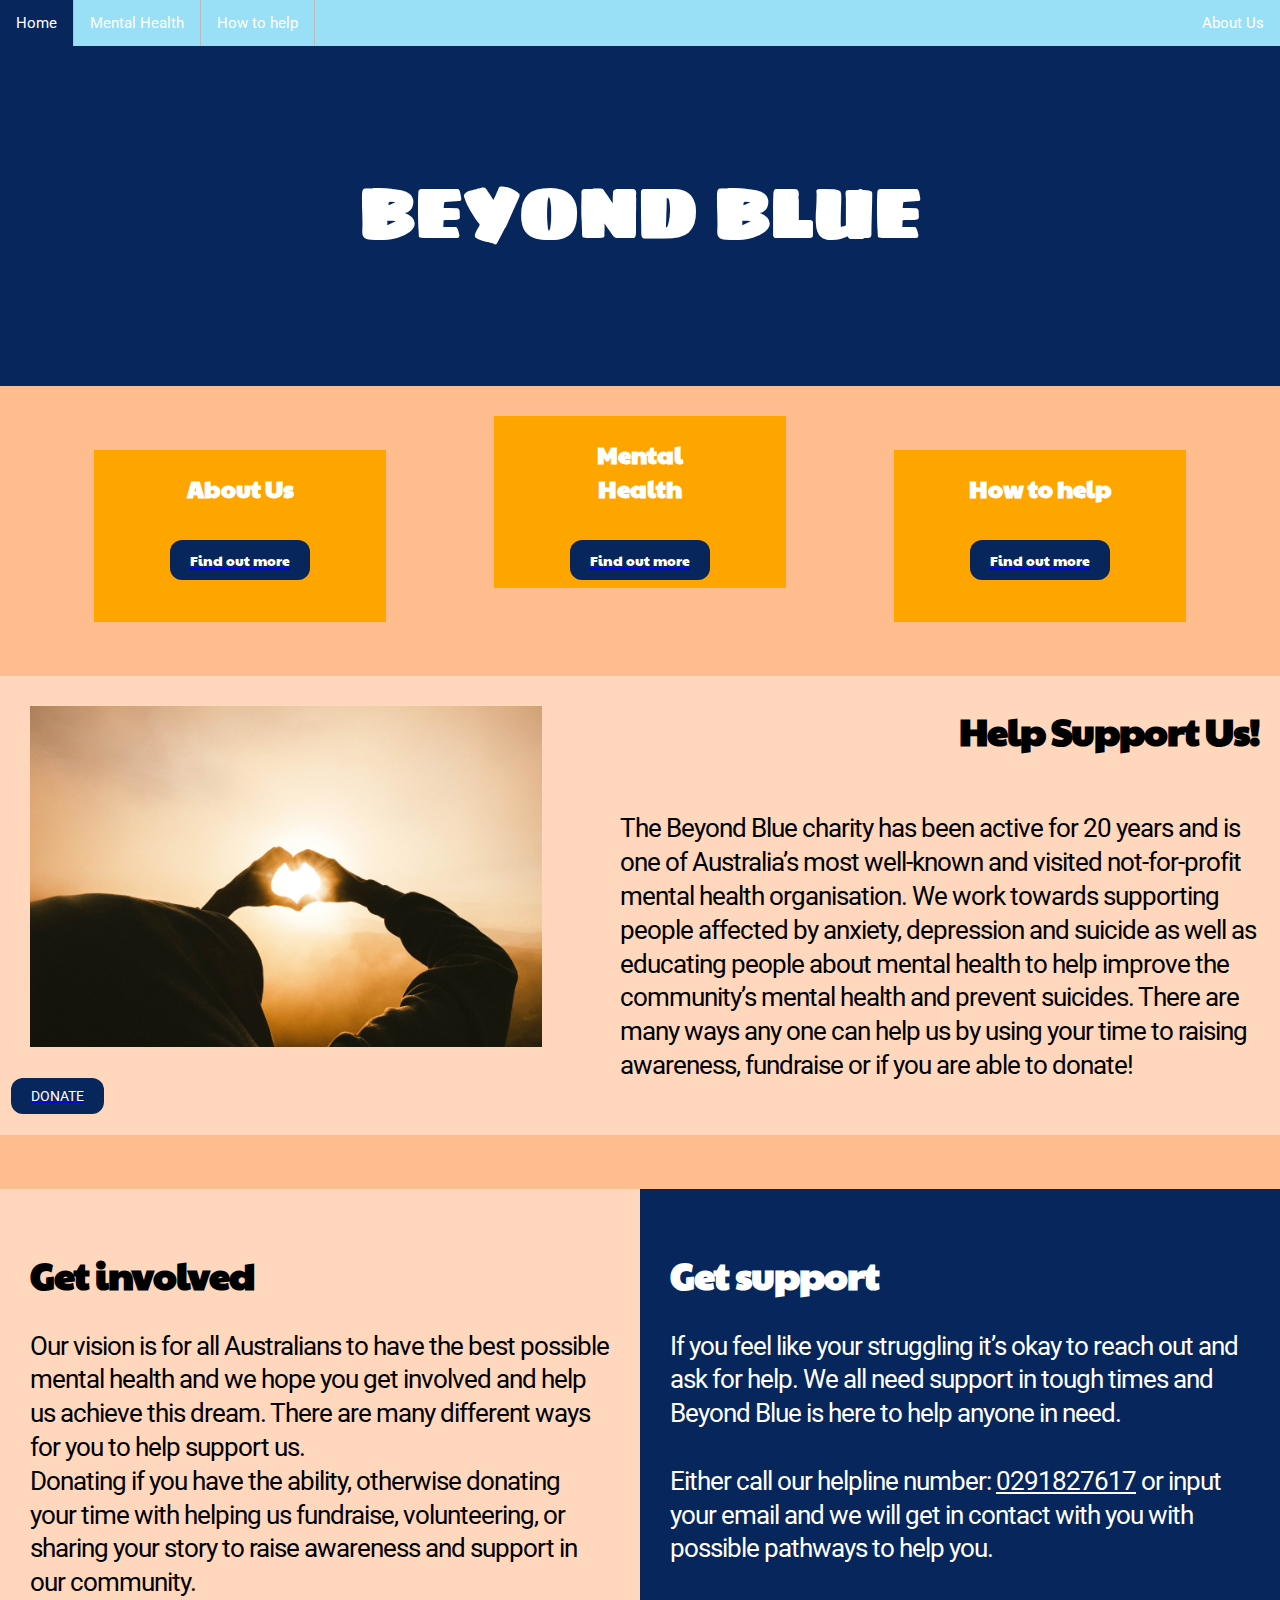
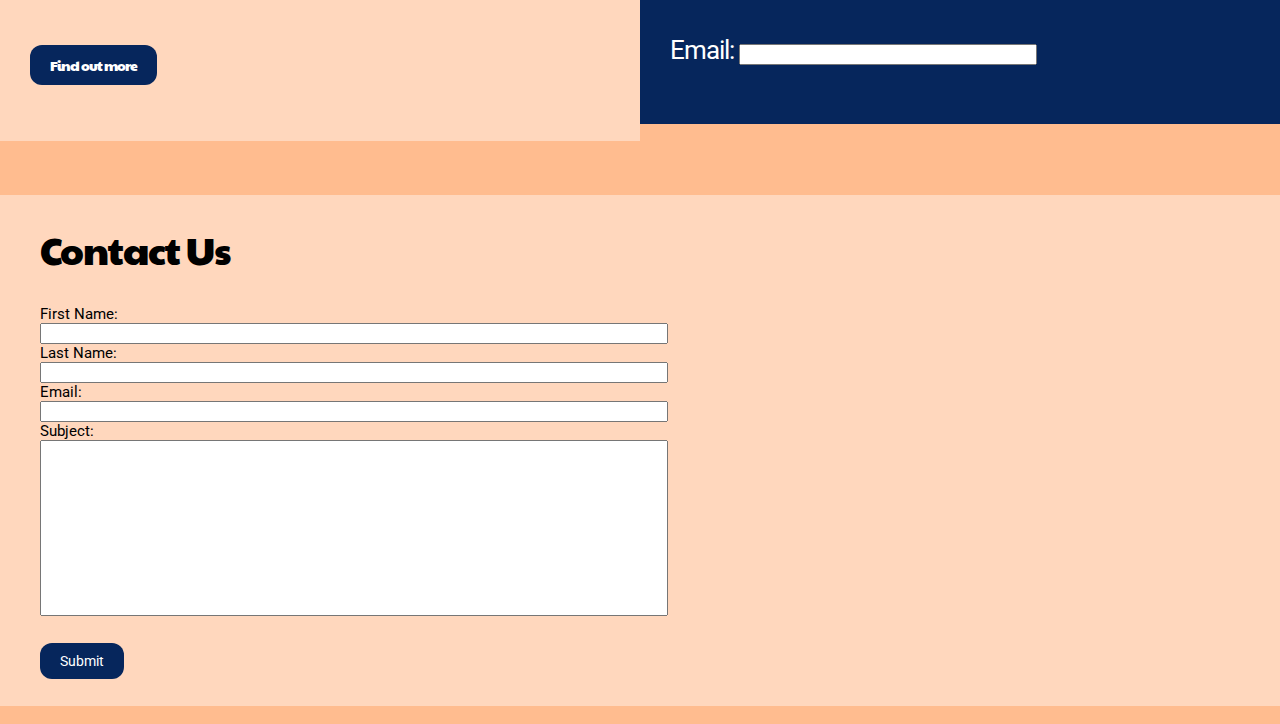
<file: index.html>
<!DOCTYPE html>
<html>

<head>
	<meta charset="utf-8">
	<meta name="viewport" content="width=device-width">
	<title>repl.it</title>
	<link href="style.css" rel="stylesheet" type="text/css" />
<link rel="preconnect" href="https://fonts.gstatic.com">
<link href="https://fonts.googleapis.com/css2?family=Luckiest+Guy&family=Paytone+One&family=Roboto:wght@300&family=Sigmar+One&display=swap" rel="stylesheet">

</head>

<body>

	<script src="script.js">

	</script>

	<!-- Navigation bar up the top -->
	<nav>
		<ul>
			<li><a class="active" href="index.html">Home</a></li>
			<li><a href="mentalhealth.html">Mental Health</a></li>
			<li><a href="howtohelp.html">How to help</a></li>
			<li style="float:right"><a href="aboutus.html">About Us</a></li>
		</ul>
	</nav>

	<header>
		<h1><br><b>BEYOND BLUE</b><br><br></h1>
	</header>

	<!-- 3 intro boxes-->
	<div class="center">
		<box class="b">About Us<br><br><a href="aboutus.html"><homebutton>Find out more</homebutton></a></li></box> <box class="a"></box> <box class="b">Mental Health<br><br><a href="aboutus.html"><homebutton>Find out more</homebutton></a></box> <box class="a"></box> <box class="b">How to help<br><br><a href="aboutus.html"><homebutton>Find out more</homebutton></a></box>
    
  </div><br><br><br>

  <!-- Section  Help support us-->
  <div class="center" style="background-color: rgb(255, 215, 189);">
    <img src="images/hearthands.jpg" class="leftimage" width="60%">
    <h2 class="righttext"><b>Help Support Us!</b></h2> <h3 class="righttext">The Beyond Blue charity has been active for 20 years and is one of Australia’s most well-known and visited not-for-profit mental health organisation. We work towards supporting people affected by anxiety, depression and suicide as well as educating people about mental health to help improve the community’s mental health and prevent suicides. 
There are many ways any one can help us by using your time to raising awareness, fundraise or if you are able to donate!
</h3><br><br><a href="howtohelp.html" class="rightbutton"><homebutton>DONATE</homebutton></a>  <br><br><br><br>

  </div><br><br><br>

  
  <!-- Two column Section-->
  <div class="row">
    <div class="column" style="background-color: rgb(255, 215, 189);">
      <h2><b>Get involved</b></h2>
      <h3>Our vision is for all Australians to have the best possible mental health and we hope you get involved and help us achieve this dream. There are many different ways for you to help support us. <br>Donating if you have the ability, otherwise donating your time with helping us fundraise, volunteering, or sharing your story to raise awareness and support in our community.<h2 href="aboutus.html"><homebutton>Find out more</homebutton></h2></box> </h3>
    </div>
  <div class="column" style="background-color: rgb(6, 38, 92); color: white;">
    <h2><b>Get support</b></h2>
    <h3>If you feel like your struggling it’s okay to reach out and ask for help. We all need support in tough times and Beyond Blue is here to help anyone in need. <br><br>Either call our helpline number: <u>0291827617</u> or input your email and we will get in contact with you with possible pathways to help you. <br><br><br><form>
  <label for="email">Email:</label>
  <input type="text" id="email" name="email">
</form></h3>
  </div>
  </div><br><br><br>

  <!-- Contact us section -->

  <div class="textside" style="background-color: rgb(255, 215, 189);">
    <h2>Contact Us</h2>
    <form><label for="fname">First Name:<br></label>
    <input type="text" id="fname" name="fname"><br>
    <form><label for="lname">Last Name:<br></label>
    <input type="text" id="lname" name="lname"><br>
    <form><label for="email">Email:<br></label>
    <input type="text" id="email" name="email"><br>
    <form><label for="subject">Subject:<br></label>
    <input type="text" id="subject" name="subject" style="height:170px"><br><br><br>
    <homebutton>Submit</homebutton><br><br><br>
  </div><br>

  </body>

</html>
</file>
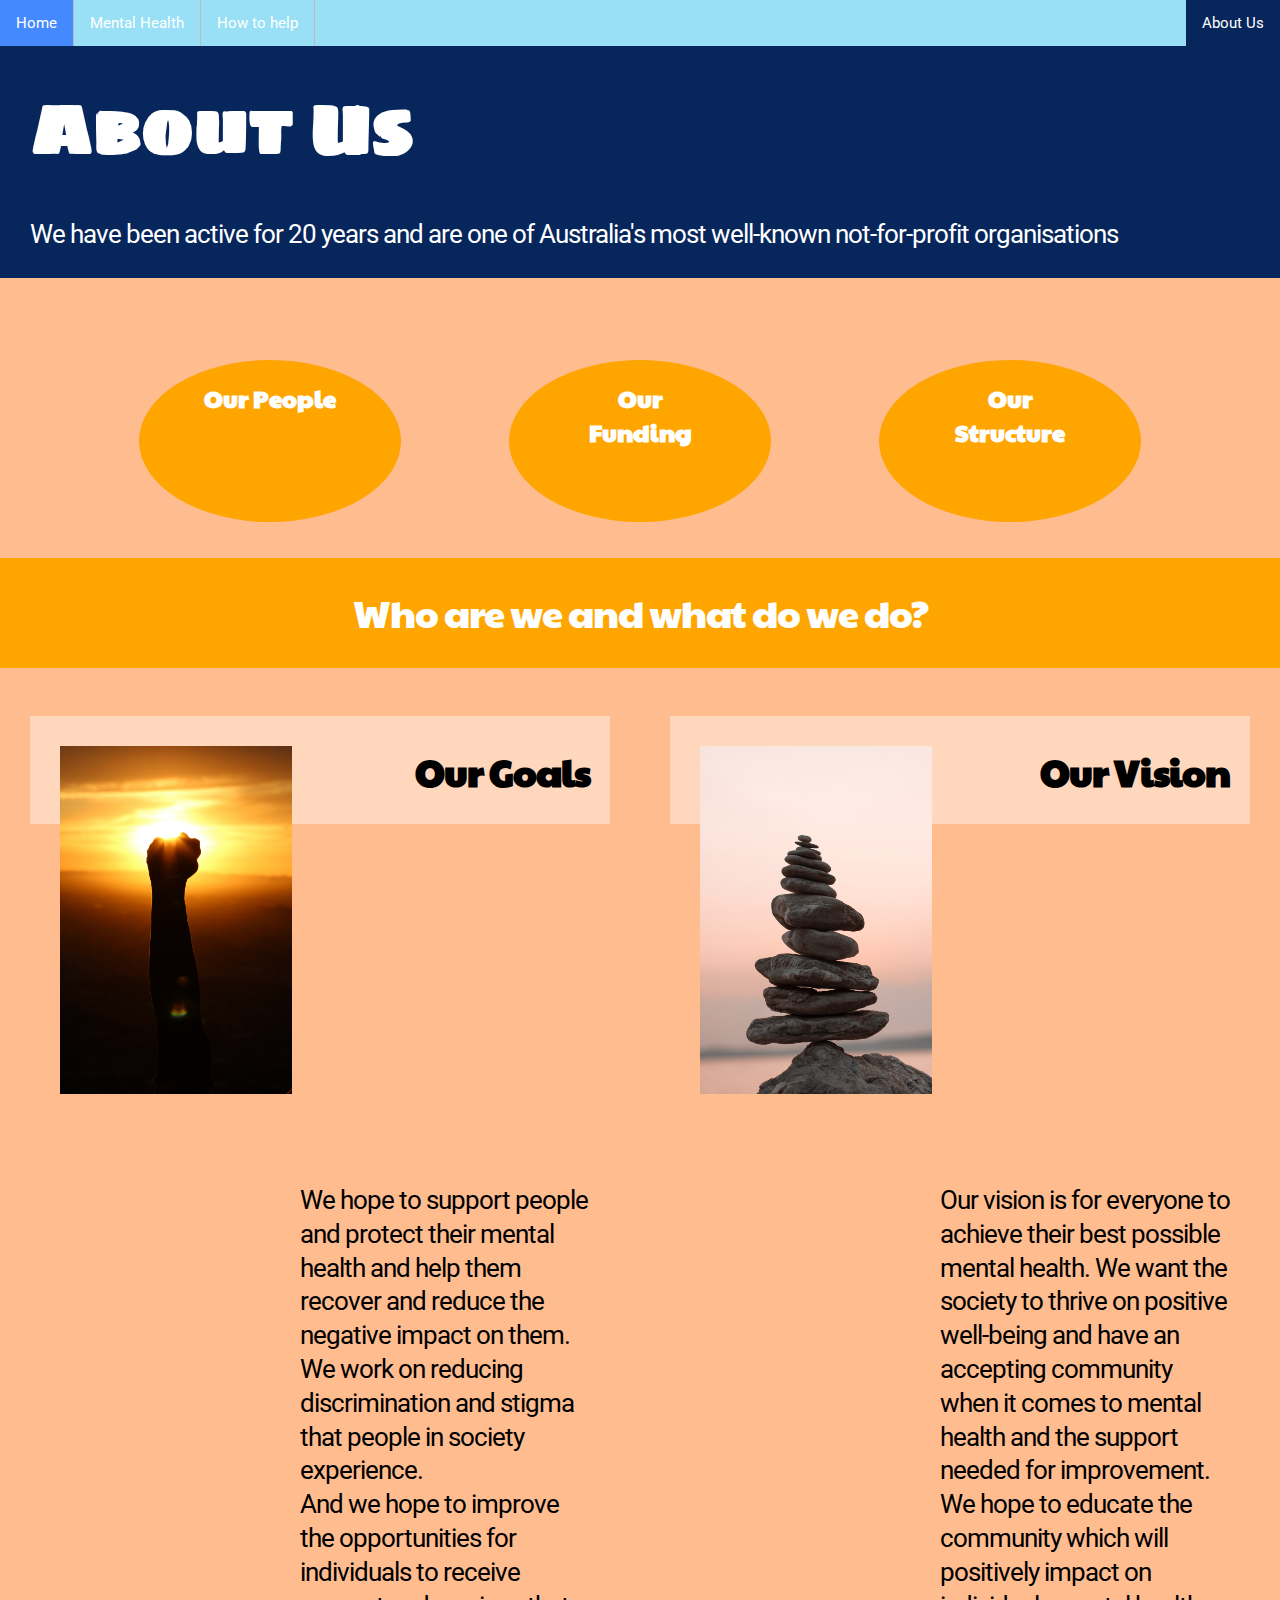
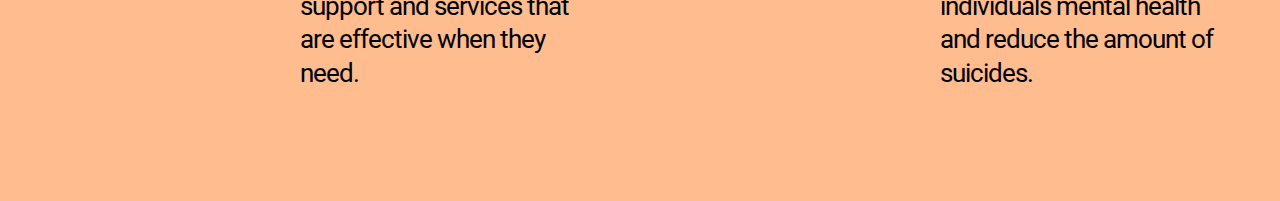
<file: aboutus.html>
<!DOCTYPE html>
<html>

<head>
	<meta charset="utf-8">
	<meta name="viewport" content="width=device-width">
	<title>repl.it</title>
	<link href="style.css" rel="stylesheet" type="text/css" />
	<link rel="preconnect" href="https://fonts.gstatic.com">
<link href="https://fonts.googleapis.com/css2?family=Luckiest+Guy&family=Paytone+One&family=Roboto:wght@300&family=Sigmar+One&display=swap" rel="stylesheet">
</head>

<body>

	<script src="script.js">

	</script>

	<!-- Navigation bar up the top -->
	<nav>
		<ul>
			<li><a href="index.html">Home</a></li>
			<li><a href="mentalhealth.html">Mental Health</a></li>
			<li><a href="howtohelp.html">How to help</a></li>
			<li style="float:right"><a class="active" href="aboutus.html">About Us</a></li>
		</ul>
	</nav>

	<smallheaders>
		<h1><b>About Us</b></h1><h3>We have been active for 20 years and are one of Australia's most well-known not-for-profit organisations</h3>
	</smallheaders><br>


	<!-- 3 intro circles -->
	<div class="center">
		<circle class="b">Our People<br><br><br></li></circle> <box class="a"></box>  <circle class="b">Our Funding<br><br></circle> <box class="a"></box> <circle class="b">Our Structure<br><br></circle>
  </div><br><br>

  <centertext style="background-color:orange; color:white;">
    <h2>Who are we and what do we do?</h2>
  </centertext><br>
  
  <!-- two column section -->
   <div class="row">
    <div class="column">
    <div class="center" style="background-color: rgb(255, 215, 189);">
    <img src="images/richard-felix-MxFjwuFFDi4-unsplash.jpg" class="leftimage" width="60%">
    <h2 class="righttext"><b>Our Goals</b></h2> <h3 class="righttext"><br>We hope to support people and protect their mental health and help them recover and reduce the negative impact on them. <br>We work on reducing discrimination and stigma that people in society experience. <br>And we hope to improve the opportunities for individuals to receive support and services that are effective when they need.
    </h3><br><br><br><br><br><br>
    </div><br><br><br>
    </div>
  
  <div class="column">
    <div class="center" style="background-color: rgb(255, 215, 189);">
    <img src="images/bekir-donmez-eofm5R5f9Kw-unsplash.jpg" class="leftimage" width="60%">
    <h2 class="righttext"><b>Our Vision</b></h2> <h3 class="righttext"><br>Our vision is for everyone to achieve their best possible mental health. We want the society to thrive on positive well-being and have an accepting community when it comes to mental health and the support needed for improvement. We hope to educate the community which will positively impact on individuals mental health and reduce the amount of suicides. 
    </h3><br><br><br><br><br><br>
    </div><br><br><br>
  </div>
  </div><br><br><br>


  </body>

</html>
</file>
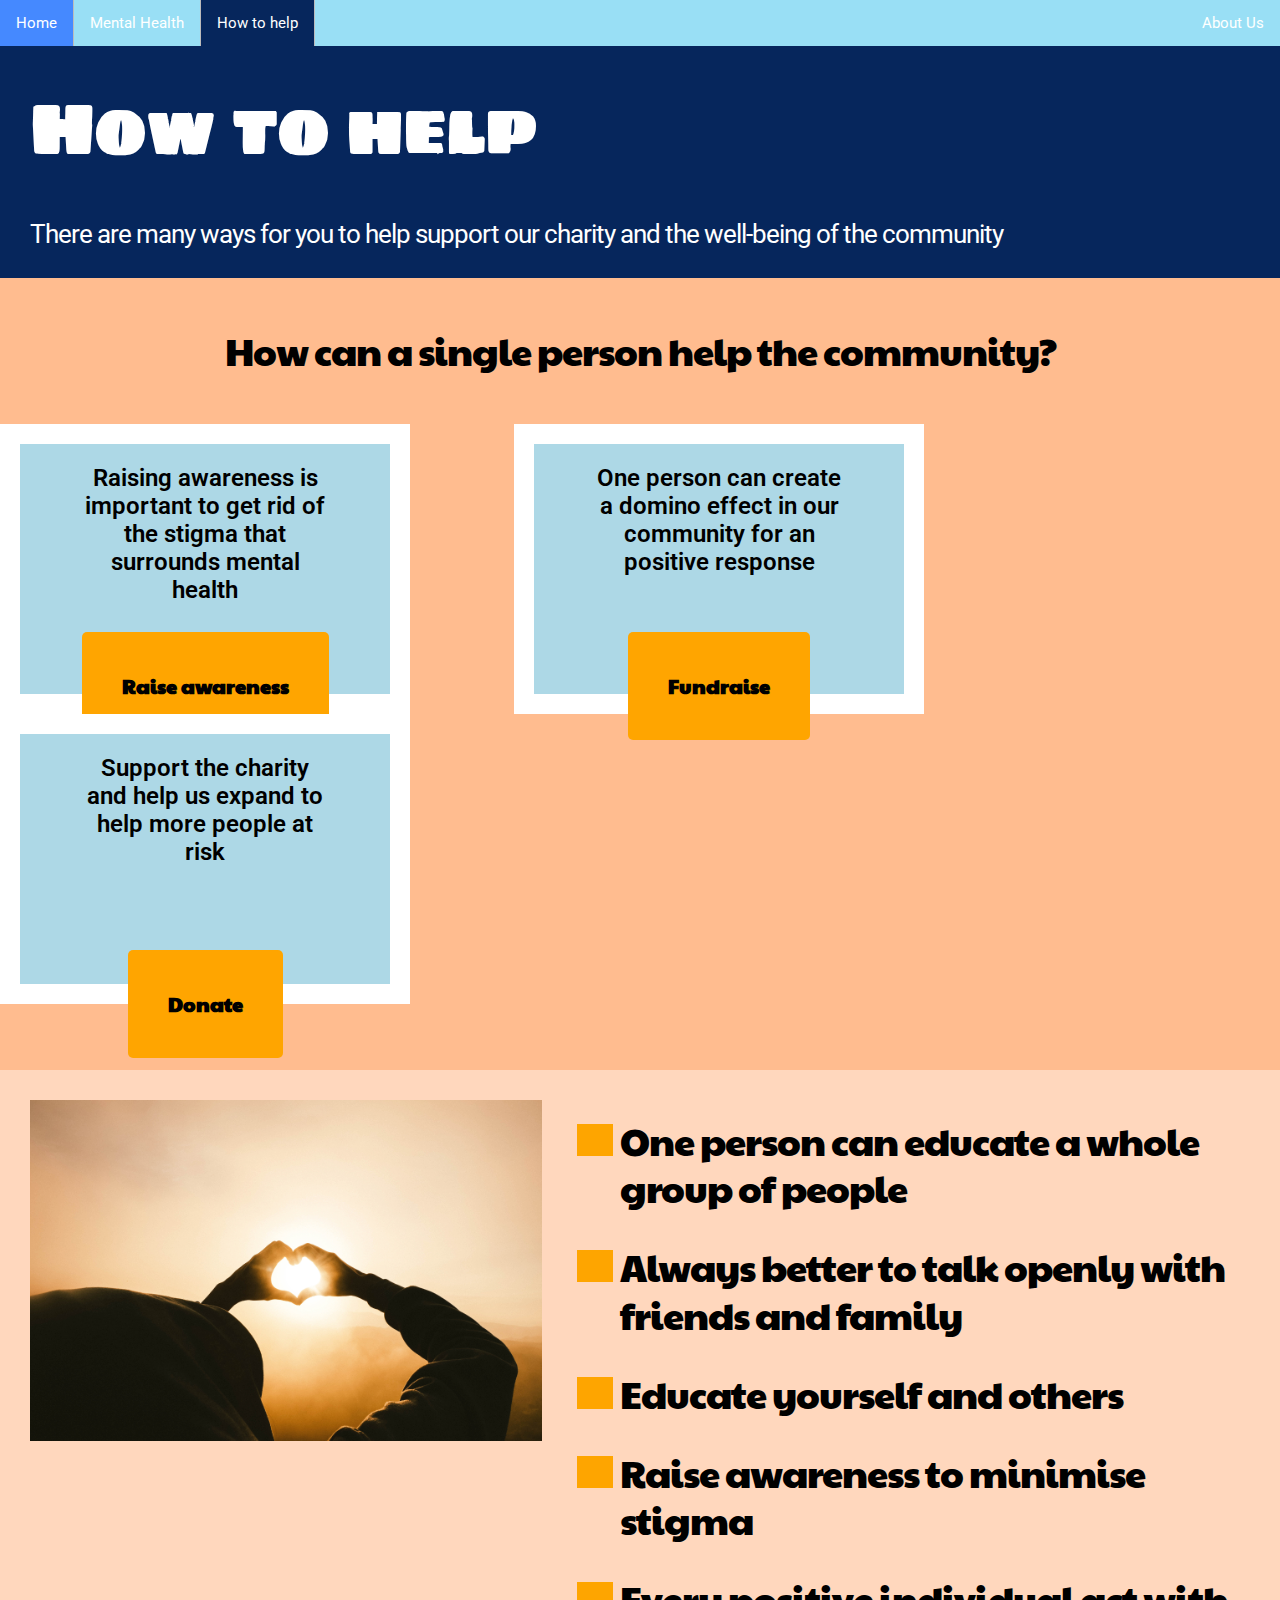
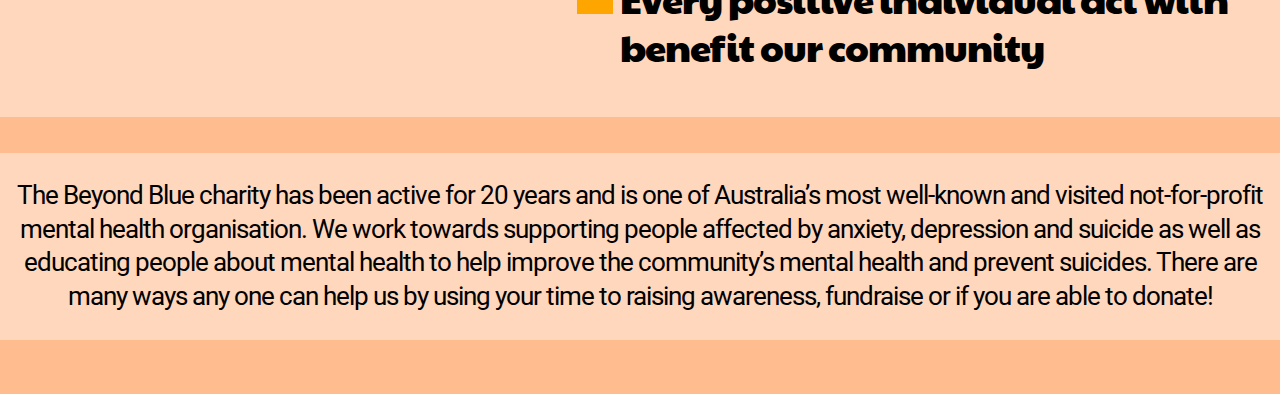
<file: howtohelp.html>
<!DOCTYPE html>
<html>

<head>
	<meta charset="utf-8">
	<meta name="viewport" content="width=device-width">
	<title>repl.it</title>
	<link href="style.css" rel="stylesheet" type="text/css" />
	<link rel="preconnect" href="https://fonts.gstatic.com">
	<link rel="preconnect" href="https://fonts.gstatic.com">
<link href="https://fonts.googleapis.com/css2?family=Luckiest+Guy&family=Paytone+One&family=Roboto:wght@300&family=Sigmar+One&display=swap" rel="stylesheet">
</head>

<body>

	<script src="script.js">

	</script>

	<!-- Navigation bar up the top -->
	<nav>
		<ul>
			<li><a href="index.html">Home</a></li>
			<li><a href="mentalhealth.html">Mental Health</a></li>
			<li><a class="active" href="howtohelp.html">How to help</a></li>
			<li style="float:right"><a href="aboutus.html">About Us</a></li>
		</ul>
	</nav>

	<smallheaders>
		<h1><b>How to help</b></h1><h3>There are many ways for you to help support our charity and the well-being of the community</h3>
	</smallheaders><br>

  <centertext>
    <h2>How can a single person help the community?</h2><br>
  </centertext>

  <!-- 3 boxes with links to further (unmade) pages -->
	<div class="center">
		<box class="c">Raising awareness is important to get rid of the stigma that surrounds mental health<br><br><orangebutton>Raise awareness</orangebutton></box> <box class="a"></box><box class="c">One person can create a domino effect in our community for an positive response<br><br><br><orangebutton>Fundraise</orangebutton></box> <box class="a"></box> <box class="c">Support the charity and help us expand to help more people at risk<br><br><br><br><orangebutton>Donate</orangebutton></box>
    
  </div><br><br><br>

  <div class="center" style="background-color: rgb(255, 215, 189);">
    <img src="images/hearthands.jpg" class="leftimage" width="20%">
    <ul class="righttext" style="list-style-type:square;" id="image">
      <li><h2>One person can educate a whole group of people</h2></li>
      <li><h2>Always better to talk openly with friends and family</h2></li>
      <li><h2>Educate yourself and others</h2></li>
      <li><h2>Raise awareness to minimise stigma</h2></li>
      <li><h2>Every positive individual act with benefit our community</h2></li>
    </ul>

  </div><br><br>

  <div style="background-color: rgb(255, 215, 189);">
      <centertext><h3>The Beyond Blue charity has been active for 20 years and is one of Australia’s most well-known and visited not-for-profit mental health organisation. We work towards supporting people affected by anxiety, depression and suicide as well as educating people about mental health to help improve the community’s mental health and prevent suicides. 
      There are many ways any one can help us by using your time to raising awareness, fundraise or if you are able to donate!
      </h3></centertext>

  </div><br><br><br>



  </body>

</html>
</file>
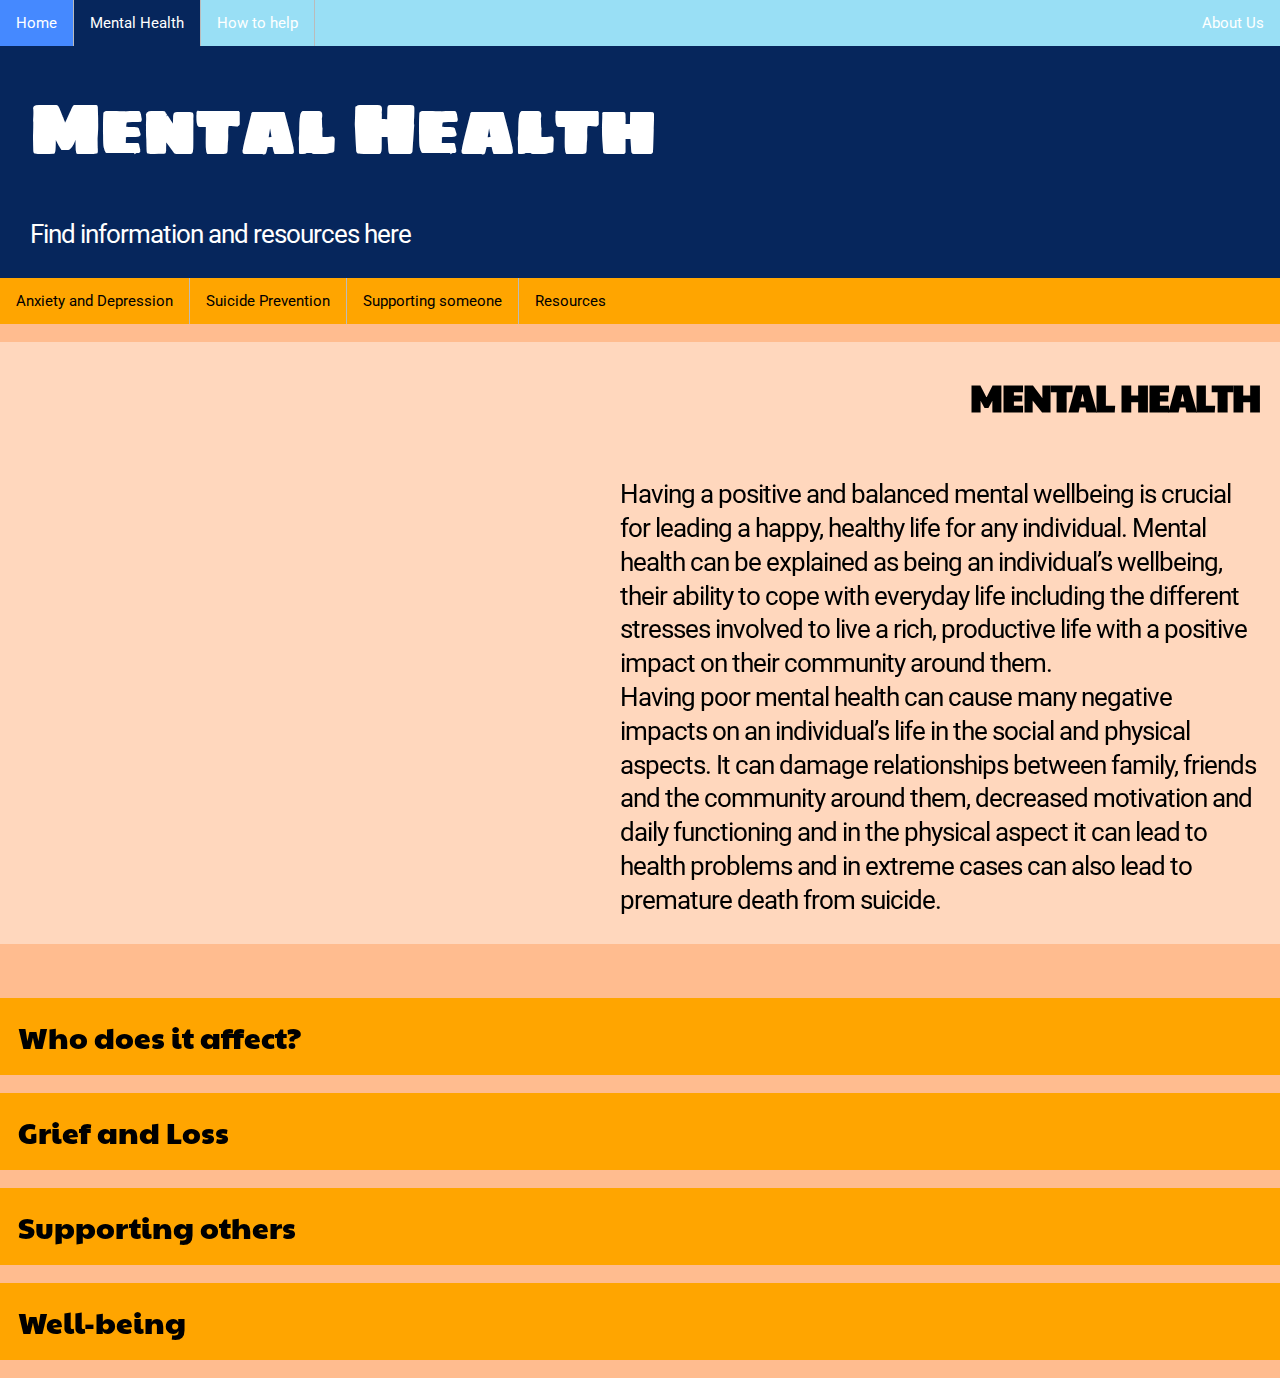
<file: mentalhealth.html>
<!DOCTYPE html>
<html>

<head>
	<meta charset="utf-8">
	<meta name="viewport" content="width=device-width">
	<title>repl.it</title>
	<link href="style.css" rel="stylesheet" type="text/css" />
	<link rel="preconnect" href="https://fonts.gstatic.com">
<link href="https://fonts.googleapis.com/css2?family=Luckiest+Guy&family=Paytone+One&family=Roboto:wght@300&family=Sigmar+One&display=swap" rel="stylesheet">
</head>

<body>

	<script src="script.js">

	</script>

	<!-- Navigation bar up the top -->
	<nav>
		<ul>
			<li><a href="index.html">Home</a></li>
			<li><a class="active" href="mentalhealth.html">Mental Health</a></li>
			<li><a href="howtohelp.html">How to help</a></li>
			<li style="float:right"><a href="aboutus.html">About Us</a></li>
		</ul>
	</nav>

	<smallheaders>
		<h1><b>Mental Health</b></h1><h3>Find information and resources here</h3>
	</smallheaders>

  <!-- mental health information sections (navigation bar)-->
  <navi>
		<ul>
			<li><a>Anxiety and Depression</a></li>
			<li><a>Suicide Prevention</a></li>
			<li><a >Supporting someone</a></li>
			<li><a >Resources</a></li>
		</ul>
	</navi><br>

  <!-- video and text section -->
  <div class="center" style="background-color: rgb(255, 215, 189);">
    <iframe class="leftimage" width="788" height="443" src="https://www.youtube.com/embed/qg4NVmcQUcI" frameborder="0px" allow="accelerometer; autoplay; clipboard-write; encrypted-media; gyroscope; picture-in-picture" allowfullscreen></iframe>
    <h2 class="righttext"><b>MENTAL HEALTH</b></h2> <h3 class="righttext">Having a positive and balanced mental wellbeing is crucial for leading a happy, healthy life for any individual. Mental health can be explained as being an individual’s wellbeing, their ability to cope with everyday life including the different stresses involved to live a rich, productive life with a positive impact on their community around them.<br>
    Having poor mental health can cause many negative impacts on an individual’s life in the social and physical aspects. It can damage relationships between family, friends and the community around them, decreased motivation and daily functioning and in the physical aspect it can lead to health problems and in extreme cases can also lead to premature death from suicide.

    </h3><br>
  </div><br><br><br>
  

<!-- Collapsible information bars -->
<button type="button" class="collapsible">Who does it affect?</button>
<div class="content">
  <h3>Mental health problems including anxiety, depression or suicide can affect us at any time, and not only us but our friends and family and the community around us even if we don't realise. It can affect people of all ages, starting from children to teenagers, older adults and older people.</h3>
</div><br>

<button type="button" class="collapsible">Grief and Loss</button>
<div class="content">
  <h3>Grief is a natural response to the loss of a loved one. If a close friend or family member is suffering from mental health or have commited suicide it can impact you greatly. It's a natural response and it's important not to think your alone and know that it's safe and helpful to seek support to help you through the hard time. It takes time to work through but there are helpful support groups and processes that will help you. <br><br>It is always good to express your feelings and talk about them with someone you trust.</h3>
</div><br>

<button type="button" class="collapsible">Supporting others</button>
<div class="content">
  <h3>Supporting someone through their mental health problems can greatly benefit their improvement in the field. There are many ways you can help someone. If you notice any changes in behaviour in a close friend or family member it can be helpful to talk to them about it and help them through the process of improving their mental health. Even if you don't have much experience in this field you can advise them to go see someone which will be able to help them through the process better.   </h3>
</div><br>

<button type="button" class="collapsible">Well-being</button>
<div class="content">
  <h3>Means having a state of comfort, happiness and mental stability. We hope to help all australians with their well-being and to have the community as a whole have a positive perspective on improving ones mental health.</h3>
</div><br>

<!-- JAVA script for animation of collapsible bars -->
<script>
var coll = document.getElementsByClassName("collapsible");
var i;

for (i = 0; i < coll.length; i++) {
  coll[i].addEventListener("click", function() {
    this.classList.toggle("active");
    var content = this.nextElementSibling;
    if (content.style.display === "block") {
      content.style.display = "none";
    } else {
      content.style.display = "block";
    }
  });
}
</script>



  </body>
  

</html>
</file>
<file: style.css>
/* Base Styles
–––––––––––––––––––––––––––––––––––––––––––––––––– */

html {
	scroll-behavior: smooth;
	font-size: 62.5%;
}

body {
	margin: 0;
	display: grid;

	font-family: 'Roboto', sans-serif;
	font-size: 1.5em;
  background-color: rgb(255, 188, 143);
}

/* Typography
–––––––––––––––––––––––––––––––––––––––––––––––––– */

h1,
h2,
h3,
h4 {

	font-weight: 400;
}

h1 {
	font-size: 7rem;
	line-height: 1.2;
	letter-spacing: -.1rem;
  font-family: 'Sigmar One', cursive;
}

h2 {
	font-size: 3.8rem;
	line-height: 1.25;
	letter-spacing: -.1rem;
  font-family: 'Paytone One', sans-serif;
}

h3 {
	font-size: 2.6rem;
	line-height: 1.3;
	letter-spacing: -.1rem;
  font-family: 'Roboto', sans-serif;
}

h4 {
	font-size: 2.0rem;
	line-height: 1.35;
	letter-spacing: -.08rem;
  font-family: 'Roboto', sans-serif;
}

header {

	background: rgb(6, 38, 92);
	color: white;
	padding-top: 4rem;
  padding-right: 0px;
  width: 100%;
	text-align: center;
  font-family: 'Sigmar One', cursive;
}

smallheaders {

	background: rgb(6, 38, 92);
	color: white;
	padding-top: 4rem;
  padding-right: 0px;
  width: 100%;
	text-align: left;
  padding-left: 30px;
  font-family: 'Sigmar One', cursive;
}

@media screen and (max-width: 600px) {
  smallheaders {
    padding: 0px;
    padding-top: 50px;
    max-width: 100%;
  }
}

aboutusheader {
  
  background: rgb(6, 38, 92);
	color: white;
	padding-top: 4rem;
  padding-left: 50px;
  padding-right: 30px;
  width: 100%;
	text-align: center;

}

centertext {
  width: 100%;
	text-align: center;
}

paragraph {
  padding-left: 30px;
  max-width: 50%;
  text-align: left;
}

/* Navigation
–––––––––––––––––––––––––––––––––––––––––––––––––– */

nav ul {
  list-style-type: none;
  margin: 0;
  padding: 0;
  overflow: hidden;
  width: 100%;
  position: fixed;
  background-color: rgb(153, 223, 245);
}

@media screen and (max-width: 600px) {
  nav ul{
    width: 100%;
    max-width: 100%;
    padding: 0px;
    border: 0px;
    float: center;
    font-size: 1rem;
  }
}

nav li {
  float: left;
  border-right:1px solid #bbb;
}

nav li:last-child {
  border-right: none;
}

nav li a {
  display: block;
  color: white;
  text-align: center;
  padding: 14px 16px;
  text-decoration: none;
}

nav li a:hover:not(.active) {
  background-color: rgb(69, 137, 255);
}

nav .active {
  background-color: rgb(6, 38, 92);
}

/* Home Buttons
–––––––––––––––––––––––––––––––––––––––––––––––––– */

homebutton {
  font-size: 14px;
  color: white;
  background-color: rgb(6, 38, 92);
  font-weight: 400;
  border-width: 2px;
  border-color: rgb(6, 38, 92);
  padding-left: 20px;
  padding-right: 20px;
  padding-bottom: 10px;
  padding-top: 10px;
  border-radius: 12px;
}

homebutton:hover {
  background-color: rgb(153, 223, 245);
  color: white;
  cursor: pointer;
}

/* Shapes
–––––––––––––––––––––––––––––––––––––––––––––––––– */

box.a {
  display: inline-block;
  background-color: rgb(255, 188, 143);
  height: 60px;
  width: 100px;
  margin: 60px auto;

}

@media screen and (max-width: 600px) {
  box.a {
    
    height: 0px;
  }
}

box.b {
  display: inline-block;
  font-size: 24px;
  color: white;
  text-align: center;
  font-weight: 600;
  font-family: 'Paytone One', sans-serif;
  width: 170px;
  height: 150px;

  padding-top: 20px;
  padding-left: 60px;
  padding-right: 60px;


  border: 1px solid orange;    
  background-color: orange; 
}

@media screen and (max-width: 600px) {
  box.b {
    width: 100%;
    max-width: 100%;
    float: center;
    padding-left: 0px;
    padding-right: 0px;
  }
}

box.c {
  display: inline-block;
  font-size: 24px;
  color: black;
  text-align: center;
  font-weight: 600;
  font-family: 'Roboto', sans-serif;
  width: 250px;
  height: 230px;

  padding-top: 20px;
  padding-left: 60px;
  padding-right: 60px;


  
  border: 20px solid white;    
  background-color: lightblue; 
}

@media screen and (max-width: 600px) {
  box.c {
    width: 100%;
    max-width: 100%;
    padding-top: 20px;
    padding-left: 0px;
    padding-right: 0px;
    border: 0px;
    float: center;
  }
}



circle.b {
  display: inline-block;
  font-size: 24px;
  border-radius: 50%;
  color: white;
  text-align: center;
  font-weight: 600;
  font-family: 'Paytone One', sans-serif;
  width: 140px;
  height: 140px;

  padding-top: 20px;
  padding-left: 60px;
  padding-right: 60px;


  border: 1px solid orange;    
  background-color: orange; 
}
@media screen and (max-width: 600px) {
  circle.b {
    width: 100%;
    max-width: 100%;
    float: center;
    padding-left: 0px;
    padding-right: 0px;
  }
}


orangebutton {
  display: inline-block;
  font-size: 20px;
  color: black;
  background-color: orange;
  font-weight: 600;
  font-family: 'Paytone One', sans-serif;
  border-width: 2px;
  border-color: orange;
  padding-left: 40px;
  padding-right: 40px;
  padding-bottom: 40px;
  padding-top: 40px;
  border-radius: 5px;
}

orangebutton:hover {
  background-color: darkorange;
  color: black;
  cursor: pointer;
}

.center {
  margin: auto;
}

/* Section with two columns
–––––––––––––––––––––––––––––––––––––––––––––––––– */

.column {
  float: left;
  width: 50%;
  padding: 30px;
  box-sizing: border-box;
}

.row:after {
  content: "";
  display: table;
  clear: both;
}

@media screen and (max-width: 600px) {
  .column {
    width: 100%;
  }
}

/* Text and images
–––––––––––––––––––––––––––––––––––––––––––––––––– */

.textside {
  float: left;
  padding-left: 40px;
}

.leftimage {
  float: left;
  width: 40%;
  font-family: Veranda;
  padding-left: 30px;
  padding-top: 30px;
  padding-bottom: 30px;
}

@media screen and (max-width: 600px) {
  .leftimage {
    width: 100%;
    float: center;
    padding: 0px;
  }
}

.righttext {
  float:right;
  padding-right: 20px;
  padding-left: 30px;
  max-width: 50%;
}

@media screen and (max-width: 600px) {
  .righttext {
    width: 100%;
    max-width: 100%;
    float: left;
    padding-left: 5px;
    padding-right: 5px;
  }
}

.rightbutton {
  float:right;
  padding-right: 38%;
  padding-top: 10px;
  padding-bottom: 30px;

}

.leftimageabout {
  float: left;
  width: 25%;
  font-family: Veranda;
  padding-left: 40px;
  padding-top: 30px;
  padding-bottom: 0px;
}

/* Collapsible bar
–––––––––––––––––––––––––––––––––––––––––––––––––– */

.collapsible {
  background-color: orange;
  color: black;
  cursor: pointer;
  padding: 18px;
  width: 100%;
  border: none;
  text-align: left;
  outline: none;
  font-size: 30px;
  font-family: 'Paytone One', sans-serif;
}

.active, .collapsible:hover {
  background-color: darkorange;
}

.content {
  padding: 0 18px;
  display: none;
  overflow: hidden;
  background-color: lightsalmon;
  font-family: 'Roboto', sans-serif;
  font-size: 20px;
}

input {
  width: 50%;
}

#image {
  list-style-image: url(images/orangesquare.jpg);
}

/* Navigation for mental health page
–––––––––––––––––––––––––––––––––––––––––––––––––– */

navi ul {
  list-style-type: none;
  margin: 0;
  padding-left: 0px;
  padding-right: 0px;
  padding-top: 0px;
  overflow: hidden;
  width: 100%;
  background-color: orange;
}

@media screen and (max-width: 600px) {
  navi ul {
    width: 100%;
    float: left;
    font-size: 1rem;
  }
}

navi li {
  float: left;
  border-right:1px solid #bbb;
}

navi li:last-child {
  border-right: none;
}

navi li a {
  display: block;
  color: black;
  text-align: center;
  padding: 14px 16px;
  text-decoration: none;
}

navi li a:hover:not(.active) {
  background-color: darkorange;
}

navi .active {
  background-color: darkorange;
}
</file>
